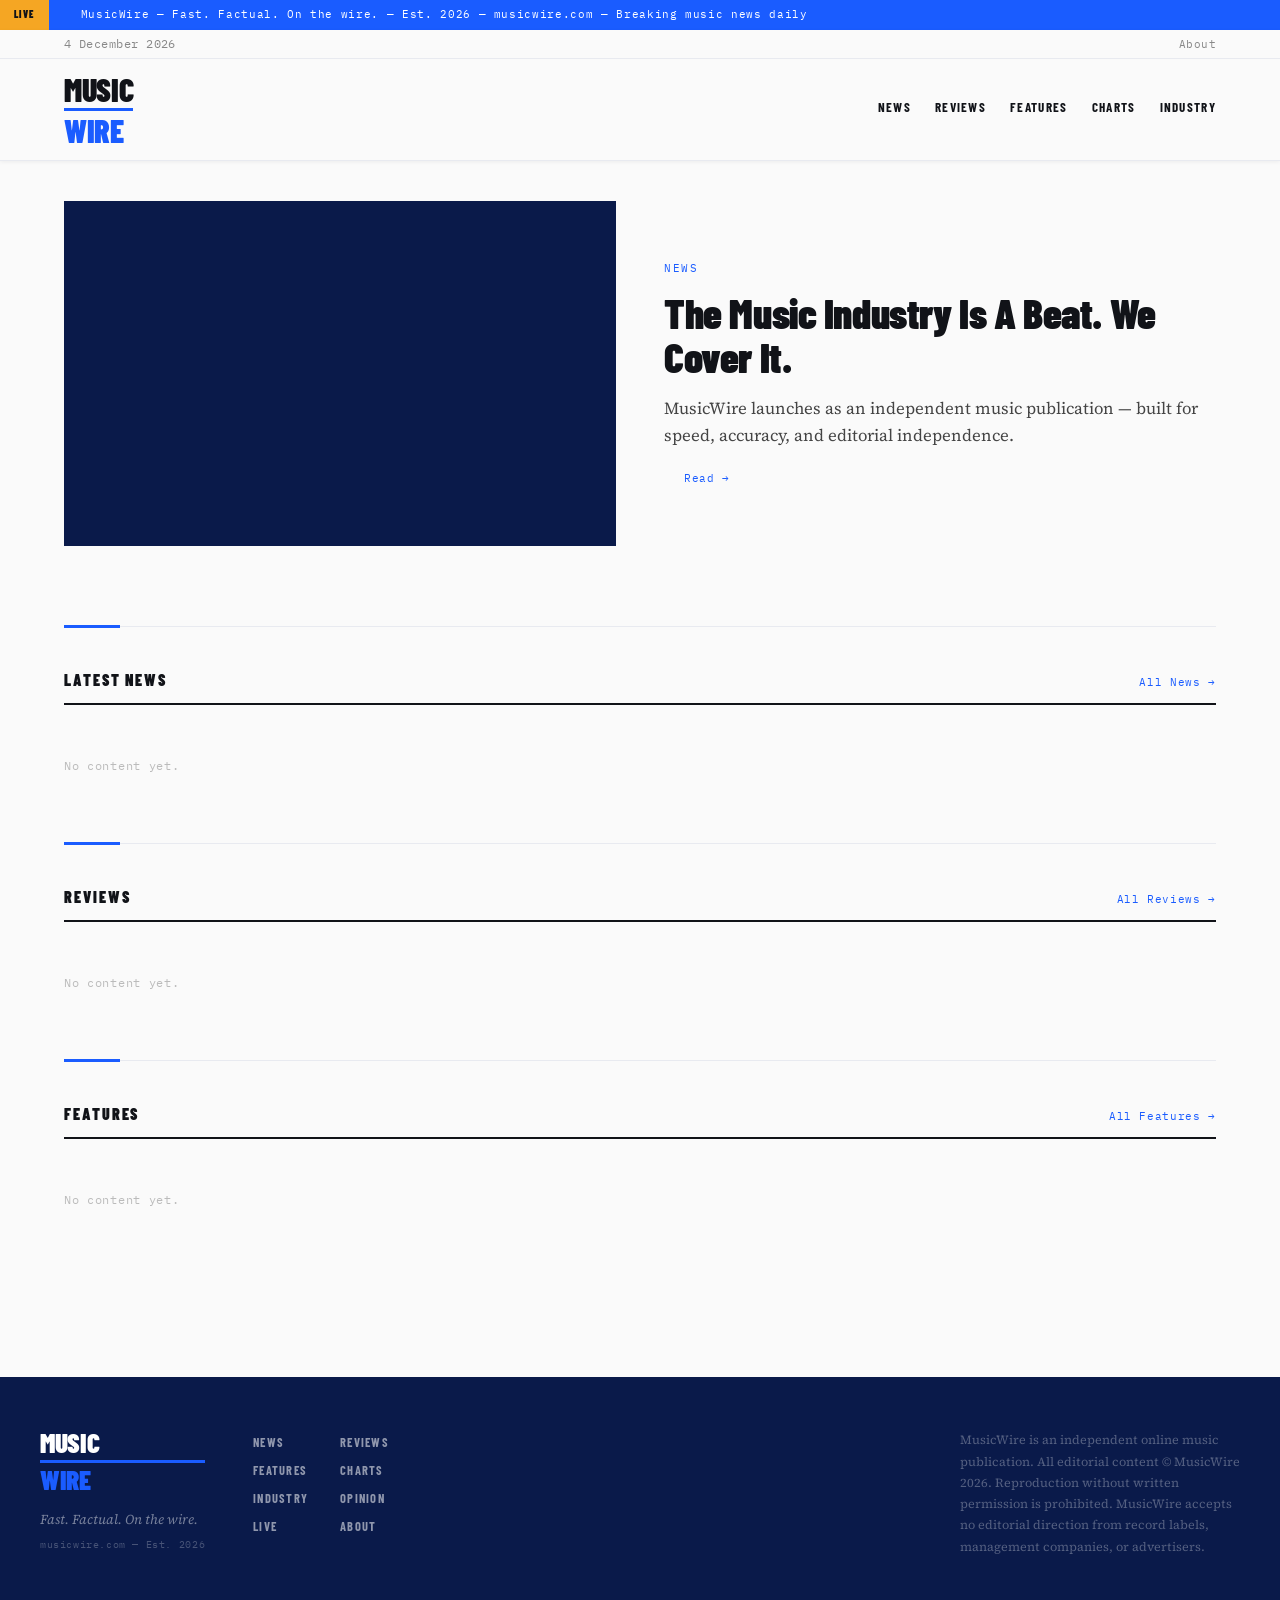
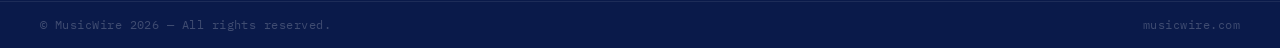
<file: site/index.html>
<!DOCTYPE html>
<html lang="en">
<head>
  <meta charset="UTF-8">
  <meta name="viewport" content="width=device-width, initial-scale=1.0">
  <title>MusicWire &mdash; Fast. Factual. On the wire.</title>
  <meta name="description" content="MusicWire is an independent online music publication. Breaking news, reviews, features, charts, and industry coverage. Fast. Factual. On the wire.">
  <meta property="og:type" content="website">
  <meta property="og:title" content="MusicWire &mdash; Fast. Factual. On the wire.">
  <meta property="og:description" content="The music industry is a beat. We cover it.">
  <meta name="theme-color" content="#1A5CFF">
  <link rel="preconnect" href="https://fonts.googleapis.com">
  <link rel="preconnect" href="https://fonts.gstatic.com" crossorigin>
  <link href="https://fonts.googleapis.com/css2?family=Barlow+Condensed:wght@700;900&family=Source+Serif+4:ital,wght@0,400;0,600;0,700;1,400;1,600&family=IBM+Plex+Mono:wght@400;500&display=swap" rel="stylesheet">
  <link rel="stylesheet" href="assets/css/style.css">
</head>
<body>

  <div class="breaking-ticker">
    <span class="ticker-label">LIVE</span>
    <div class="ticker-track">MusicWire &mdash; Fast. Factual. On the wire. &mdash; Est. 2026 &mdash; musicwire.com &mdash; Breaking music news daily</div>
  </div>

  <header class="site-header">
    <div class="header-top">
      <div class="container header-top-inner">
        <span class="mono" id="hdr-date"></span>
        <nav class="header-utility"><a href="sections/about.html">About</a></nav>
      </div>
    </div>
    <div class="header-main">
      <div class="container header-main-inner">
        <a href="index.html" class="site-wordmark" aria-label="MusicWire">
          <span class="wm-music">MUSIC</span>
          <span class="wm-rule"></span>
          <span class="wm-wire">WIRE</span>
        </a>
        <nav class="site-nav">
          <a href="sections/news.html">News</a>
          <a href="sections/reviews.html">Reviews</a>
          <a href="sections/features.html">Features</a>
          <a href="sections/charts.html">Charts</a>
          <a href="sections/industry.html">Industry</a>
        </nav>
      </div>
    </div>
  </header>

  <div class="breaking-banner" id="breaking-banner">
    <div class="container breaking-banner-inner">
      <span class="break-tag">BREAKING</span>
      <span class="break-text" id="break-text"></span>
    </div>
  </div>

  <main>
    <div class="container">

      <section class="lead-story">
        <div class="lead-image-wrap" id="lead-img-wrap"></div>
        <div class="lead-content">
          <span class="section-tag" id="lead-tag">NEWS</span>
          <h1 class="lead-headline" id="lead-headline">The Music Industry Is A Beat. We Cover It.</h1>
          <p class="lead-deck" id="lead-deck">MusicWire launches as an independent music publication &mdash; built for speed, accuracy, and editorial independence.</p>
          <div class="lead-meta">
            <span class="mono" id="lead-date"></span>
            <a href="sections/news.html" class="read-link">Read &rarr;</a>
          </div>
        </div>
      </section>

      <div class="wire-divider"></div>

      <section class="section-block">
        <div class="section-header-row">
          <h2 class="section-label">Latest News</h2>
          <a href="sections/news.html" class="section-all-link">All News &rarr;</a>
        </div>
        <div id="news-container"><div class="loading-mono">Loading&hellip;</div></div>
      </section>

      <div class="wire-divider"></div>

      <section class="section-block">
        <div class="section-header-row">
          <h2 class="section-label">Reviews</h2>
          <a href="sections/reviews.html" class="section-all-link">All Reviews &rarr;</a>
        </div>
        <div id="reviews-container" class="cards-grid"><div class="loading-mono" style="grid-column:span 3">Loading&hellip;</div></div>
      </section>

      <div class="wire-divider"></div>

      <section class="section-block">
        <div class="section-header-row">
          <h2 class="section-label">Features</h2>
          <a href="sections/features.html" class="section-all-link">All Features &rarr;</a>
        </div>
        <div id="features-container" class="cards-grid"><div class="loading-mono" style="grid-column:span 3">Loading&hellip;</div></div>
      </section>

    </div>
  </main>

  <footer class="site-footer">
    <div class="container footer-inner">
      <div class="footer-brand">
        <div class="footer-wm">
          <span class="wm-music">MUSIC</span>
          <span class="wm-rule"></span>
          <span class="wm-wire">WIRE</span>
        </div>
        <p class="footer-tag">Fast. Factual. On the wire.</p>
        <p class="mono ftr-domain">musicwire.com &mdash; Est. 2026</p>
      </div>
      <nav class="footer-nav">
        <a href="sections/news.html">News</a>
        <a href="sections/reviews.html">Reviews</a>
        <a href="sections/features.html">Features</a>
        <a href="sections/charts.html">Charts</a>
        <a href="sections/industry.html">Industry</a>
        <a href="sections/opinion.html">Opinion</a>
        <a href="sections/live.html">Live</a>
        <a href="sections/about.html">About</a>
      </nav>
      <p class="footer-stmt">MusicWire is an independent online music publication. All editorial content &copy; MusicWire 2026. Reproduction without written permission is prohibited. MusicWire accepts no editorial direction from record labels, management companies, or advertisers.</p>
    </div>
    <div class="footer-bottom">
      <div class="container ftr-btm">
        <span class="mono">&copy; MusicWire 2026 &mdash; All rights reserved.</span>
        <span class="mono">musicwire.com</span>
      </div>
    </div>
  </footer>

  <script src="assets/js/main.js"></script>
  <script>
    const d = new Date(), M = ['January','February','March','April','May','June','July','August','September','October','November','December'];
    const hdr = document.getElementById('hdr-date');
    if (hdr) hdr.textContent = d.getDate() + ' ' + M[d.getMonth()] + ' ' + d.getFullYear();
  </script>
</body>
</html>
</file>
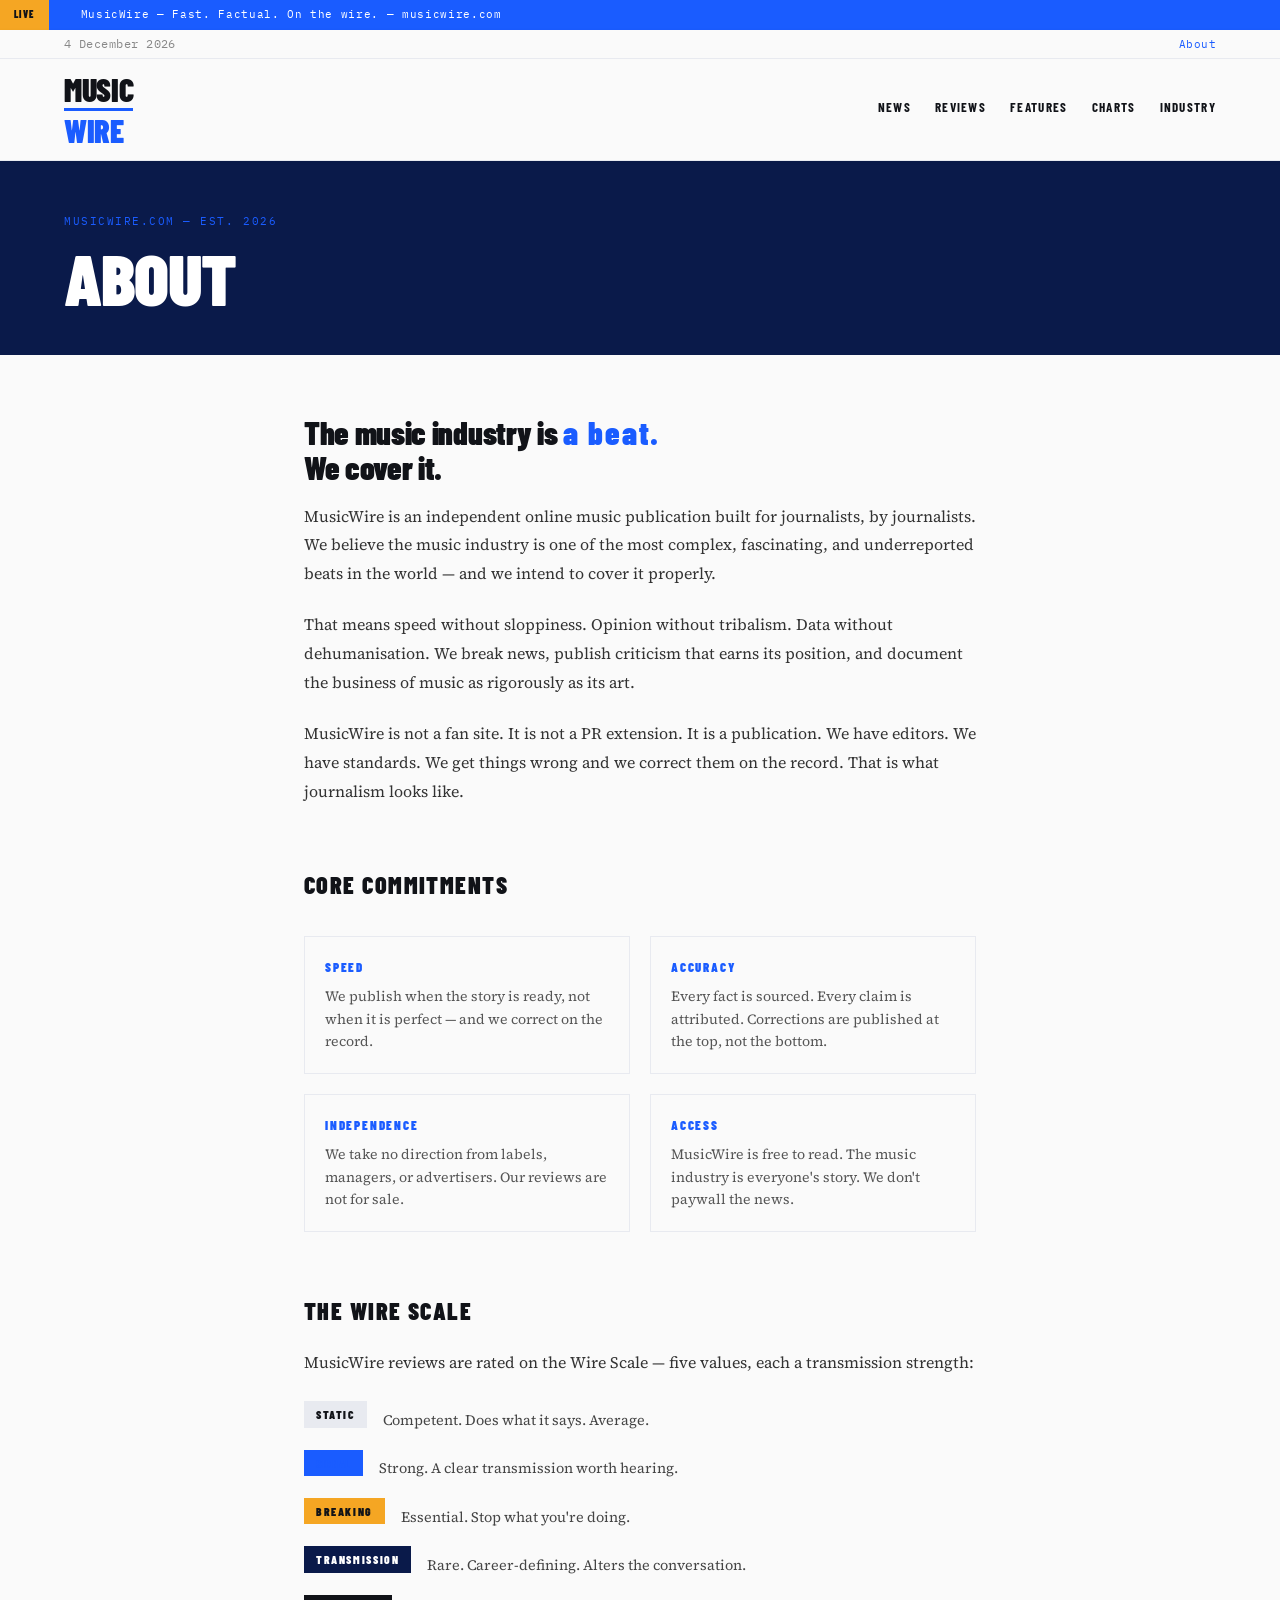
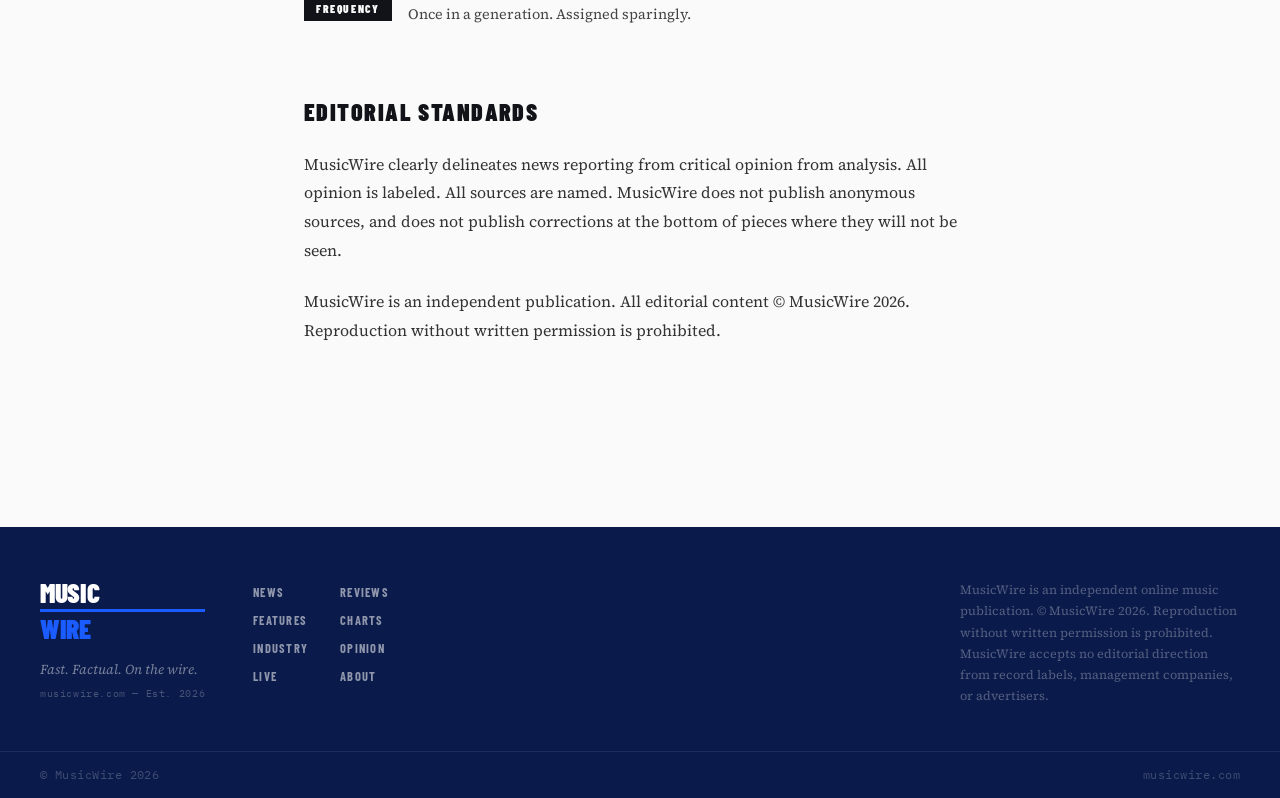
<file: site/sections/about.html>
<!DOCTYPE html>
<html lang="en">
<head>
  <meta charset="UTF-8">
  <meta name="viewport" content="width=device-width, initial-scale=1.0">
  <title>About &mdash; MusicWire</title>
  <meta name="description" content="MusicWire is an independent online music publication. Fast. Factual. On the wire.">
  <link rel="preconnect" href="https://fonts.googleapis.com">
  <link rel="preconnect" href="https://fonts.gstatic.com" crossorigin>
  <link href="https://fonts.googleapis.com/css2?family=Barlow+Condensed:wght@700;900&family=Source+Serif+4:ital,wght@0,400;0,600;0,700;1,400;1,600&family=IBM+Plex+Mono:wght@400;500&display=swap" rel="stylesheet">
  <link rel="stylesheet" href="../assets/css/style.css">
  <style>
    .about-body { max-width: 720px; margin: 60px auto; padding: 0 24px 80px; }
    .about-body h2 { font-family: var(--font-display); font-weight: 900; font-size: 1.5rem; letter-spacing: 0.06em; text-transform: uppercase; margin: 2.5em 0 0.75em; color: var(--wire); }
    .about-body p { font-size: 1rem; line-height: 1.8; margin-bottom: 1.4em; color: #333; }
    .about-body .signal { color: var(--signal); font-family: var(--font-display); font-weight: 900; letter-spacing: 0.06em; }
    .commitments { display: grid; grid-template-columns: repeat(2, 1fr); gap: 20px; margin: 2em 0; }
    .commitment { border: 1px solid var(--steel); padding: 20px; }
    .commitment-label { font-family: var(--font-display); font-weight: 900; font-size: 0.8rem; letter-spacing: 0.14em; color: var(--signal); margin-bottom: 8px; display: block; }
    .commitment p { font-size: 0.88rem; line-height: 1.6; margin: 0; color: #555; }
    @media (max-width: 600px) { .commitments { grid-template-columns: 1fr; } }
  </style>
</head>
<body>
  <div class="breaking-ticker">
    <span class="ticker-label">LIVE</span>
    <div class="ticker-track">MusicWire &mdash; Fast. Factual. On the wire. &mdash; musicwire.com</div>
  </div>
  <header class="site-header">
    <div class="header-top"><div class="container header-top-inner">
      <span class="mono" id="hdr-date"></span>
      <nav class="header-utility"><a href="about.html" style="color:var(--signal)">About</a></nav>
    </div></div>
    <div class="header-main"><div class="container header-main-inner">
      <a href="../index.html" class="site-wordmark" aria-label="MusicWire">
        <span class="wm-music">MUSIC</span><span class="wm-rule"></span><span class="wm-wire">WIRE</span>
      </a>
      <nav class="site-nav">
        <a href="news.html">News</a>
        <a href="reviews.html">Reviews</a>
        <a href="features.html">Features</a>
        <a href="charts.html">Charts</a>
        <a href="industry.html">Industry</a>
      </nav>
    </div></div>
  </header>
  <div class="section-page-header">
    <div class="container">
      <span class="section-page-label">musicwire.com &mdash; Est. 2026</span>
      <h1 class="section-page-title">ABOUT</h1>
    </div>
  </div>
  <div class="about-body">
    <p style="font-family:var(--font-display);font-weight:900;font-size:2rem;line-height:1.1;letter-spacing:-0.01em;color:var(--wire);margin-bottom:0.5em">The music industry is <span class="signal">a beat.</span><br>We cover it.</p>
    <p>MusicWire is an independent online music publication built for journalists, by journalists. We believe the music industry is one of the most complex, fascinating, and underreported beats in the world &mdash; and we intend to cover it properly.</p>
    <p>That means speed without sloppiness. Opinion without tribalism. Data without dehumanisation. We break news, publish criticism that earns its position, and document the business of music as rigorously as its art.</p>
    <p>MusicWire is not a fan site. It is not a PR extension. It is a publication. We have editors. We have standards. We get things wrong and we correct them on the record. That is what journalism looks like.</p>

    <h2>Core Commitments</h2>
    <div class="commitments">
      <div class="commitment">
        <span class="commitment-label">SPEED</span>
        <p>We publish when the story is ready, not when it is perfect &mdash; and we correct on the record.</p>
      </div>
      <div class="commitment">
        <span class="commitment-label">ACCURACY</span>
        <p>Every fact is sourced. Every claim is attributed. Corrections are published at the top, not the bottom.</p>
      </div>
      <div class="commitment">
        <span class="commitment-label">INDEPENDENCE</span>
        <p>We take no direction from labels, managers, or advertisers. Our reviews are not for sale.</p>
      </div>
      <div class="commitment">
        <span class="commitment-label">ACCESS</span>
        <p>MusicWire is free to read. The music industry is everyone's story. We don't paywall the news.</p>
      </div>
    </div>

    <h2>The Wire Scale</h2>
    <p>MusicWire reviews are rated on the Wire Scale &mdash; five values, each a transmission strength:</p>
    <div style="display:flex;flex-direction:column;gap:10px;margin:1.5em 0">
      <div style="display:flex;align-items:center;gap:16px"><div class="wire-rating static">STATIC</div><span style="font-size:0.9rem;color:#444">Competent. Does what it says. Average.</span></div>
      <div style="display:flex;align-items:center;gap:16px"><div class="wire-rating signal">SIGNAL</div><span style="font-size:0.9rem;color:#444">Strong. A clear transmission worth hearing.</span></div>
      <div style="display:flex;align-items:center;gap:16px"><div class="wire-rating breaking">BREAKING</div><span style="font-size:0.9rem;color:#444">Essential. Stop what you're doing.</span></div>
      <div style="display:flex;align-items:center;gap:16px"><div class="wire-rating transmission">TRANSMISSION</div><span style="font-size:0.9rem;color:#444">Rare. Career-defining. Alters the conversation.</span></div>
      <div style="display:flex;align-items:center;gap:16px"><div class="wire-rating frequency">FREQUENCY</div><span style="font-size:0.9rem;color:#444">Once in a generation. Assigned sparingly.</span></div>
    </div>

    <h2>Editorial Standards</h2>
    <p>MusicWire clearly delineates news reporting from critical opinion from analysis. All opinion is labeled. All sources are named. MusicWire does not publish anonymous sources, and does not publish corrections at the bottom of pieces where they will not be seen.</p>
    <p>MusicWire is an independent publication. All editorial content &copy; MusicWire 2026. Reproduction without written permission is prohibited.</p>
  </div>
  <footer class="site-footer">
    <div class="container footer-inner">
      <div class="footer-brand">
        <div class="footer-wm"><span class="wm-music">MUSIC</span><span class="wm-rule"></span><span class="wm-wire">WIRE</span></div>
        <p class="footer-tag">Fast. Factual. On the wire.</p>
        <p class="mono ftr-domain">musicwire.com &mdash; Est. 2026</p>
      </div>
      <nav class="footer-nav">
        <a href="news.html">News</a><a href="reviews.html">Reviews</a>
        <a href="features.html">Features</a><a href="charts.html">Charts</a>
        <a href="industry.html">Industry</a><a href="opinion.html">Opinion</a>
        <a href="live.html">Live</a><a href="about.html">About</a>
      </nav>
      <p class="footer-stmt">MusicWire is an independent online music publication. &copy; MusicWire 2026. Reproduction without written permission is prohibited. MusicWire accepts no editorial direction from record labels, management companies, or advertisers.</p>
    </div>
    <div class="footer-bottom"><div class="container ftr-btm">
      <span class="mono">&copy; MusicWire 2026</span><span class="mono">musicwire.com</span>
    </div></div>
  </footer>
  <script>
    const d=new Date(),M=['January','February','March','April','May','June','July','August','September','October','November','December'];
    const el=document.getElementById('hdr-date');if(el)el.textContent=d.getDate()+' '+M[d.getMonth()]+' '+d.getFullYear();
  </script>
</body>
</html>
</file>
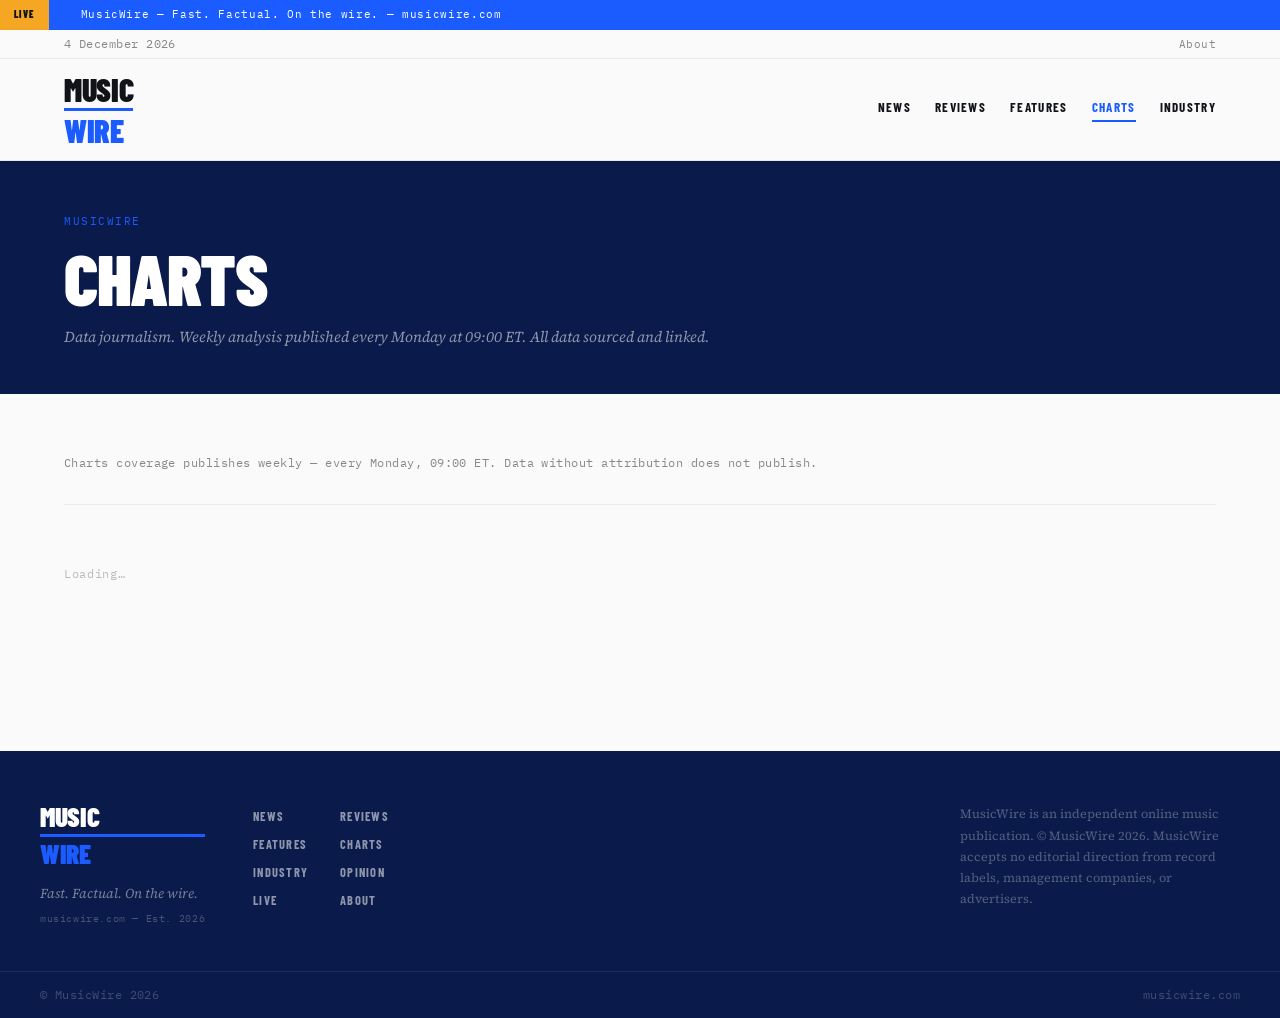
<file: site/sections/charts.html>
<!DOCTYPE html>
<html lang="en">
<head>
  <meta charset="UTF-8">
  <meta name="viewport" content="width=device-width, initial-scale=1.0">
  <title>Charts &mdash; MusicWire</title>
  <meta name="description" content="Data journalism. Weekly chart analysis with context. All data sourced and linked.">
  <link rel="preconnect" href="https://fonts.googleapis.com">
  <link rel="preconnect" href="https://fonts.gstatic.com" crossorigin>
  <link href="https://fonts.googleapis.com/css2?family=Barlow+Condensed:wght@700;900&family=Source+Serif+4:ital,wght@0,400;0,600;0,700;1,400;1,600&family=IBM+Plex+Mono:wght@400;500&display=swap" rel="stylesheet">
  <link rel="stylesheet" href="../assets/css/style.css">
  <style>
    .charts-note {
      font-family: var(--font-mono);
      font-size: 0.72rem;
      color: #888;
      letter-spacing: 0.04em;
      padding: 20px 0 32px;
      border-bottom: 1px solid var(--steel);
      margin-bottom: 32px;
    }
  </style>
</head>
<body>
  <div class="breaking-ticker">
    <span class="ticker-label">LIVE</span>
    <div class="ticker-track">MusicWire &mdash; Fast. Factual. On the wire. &mdash; musicwire.com</div>
  </div>
  <header class="site-header">
    <div class="header-top"><div class="container header-top-inner">
      <span class="mono" id="hdr-date"></span>
      <nav class="header-utility"><a href="about.html">About</a></nav>
    </div></div>
    <div class="header-main"><div class="container header-main-inner">
      <a href="../index.html" class="site-wordmark" aria-label="MusicWire">
        <span class="wm-music">MUSIC</span><span class="wm-rule"></span><span class="wm-wire">WIRE</span>
      </a>
      <nav class="site-nav">
        <a href="news.html">News</a>
        <a href="reviews.html">Reviews</a>
        <a href="features.html">Features</a>
        <a href="charts.html" style="color:var(--signal);border-color:var(--signal)">Charts</a>
        <a href="industry.html">Industry</a>
      </nav>
    </div></div>
  </header>
  <div class="section-page-header">
    <div class="container">
      <span class="section-page-label">MusicWire</span>
      <h1 class="section-page-title">CHARTS</h1>
      <p class="section-page-sub">Data journalism. Weekly analysis published every Monday at 09:00 ET. All data sourced and linked.</p>
    </div>
  </div>
  <main>
    <div class="container">
      <p class="charts-note">Charts coverage publishes weekly &mdash; every Monday, 09:00 ET. Data without attribution does not publish.</p>
      <div id="section-container" class="cards-grid"><div class="loading-mono" style="grid-column:span 3">Loading&hellip;</div></div>
    </div>
  </main>
  <footer class="site-footer">
    <div class="container footer-inner">
      <div class="footer-brand">
        <div class="footer-wm"><span class="wm-music">MUSIC</span><span class="wm-rule"></span><span class="wm-wire">WIRE</span></div>
        <p class="footer-tag">Fast. Factual. On the wire.</p>
        <p class="mono ftr-domain">musicwire.com &mdash; Est. 2026</p>
      </div>
      <nav class="footer-nav">
        <a href="news.html">News</a><a href="reviews.html">Reviews</a>
        <a href="features.html">Features</a><a href="charts.html">Charts</a>
        <a href="industry.html">Industry</a><a href="opinion.html">Opinion</a>
        <a href="live.html">Live</a><a href="about.html">About</a>
      </nav>
      <p class="footer-stmt">MusicWire is an independent online music publication. &copy; MusicWire 2026. MusicWire accepts no editorial direction from record labels, management companies, or advertisers.</p>
    </div>
    <div class="footer-bottom"><div class="container ftr-btm">
      <span class="mono">&copy; MusicWire 2026</span><span class="mono">musicwire.com</span>
    </div></div>
  </footer>
  <script src="../assets/js/main.js"></script>
  <script>
    document.addEventListener('DOMContentLoaded', () => {
      const d = new Date(), M = ['January','February','March','April','May','June','July','August','September','October','November','December'];
      const el = document.getElementById('hdr-date'); if (el) el.textContent = d.getDate()+' '+M[d.getMonth()]+' '+d.getFullYear();
    });
  </script>
</body>
</html>
</file>
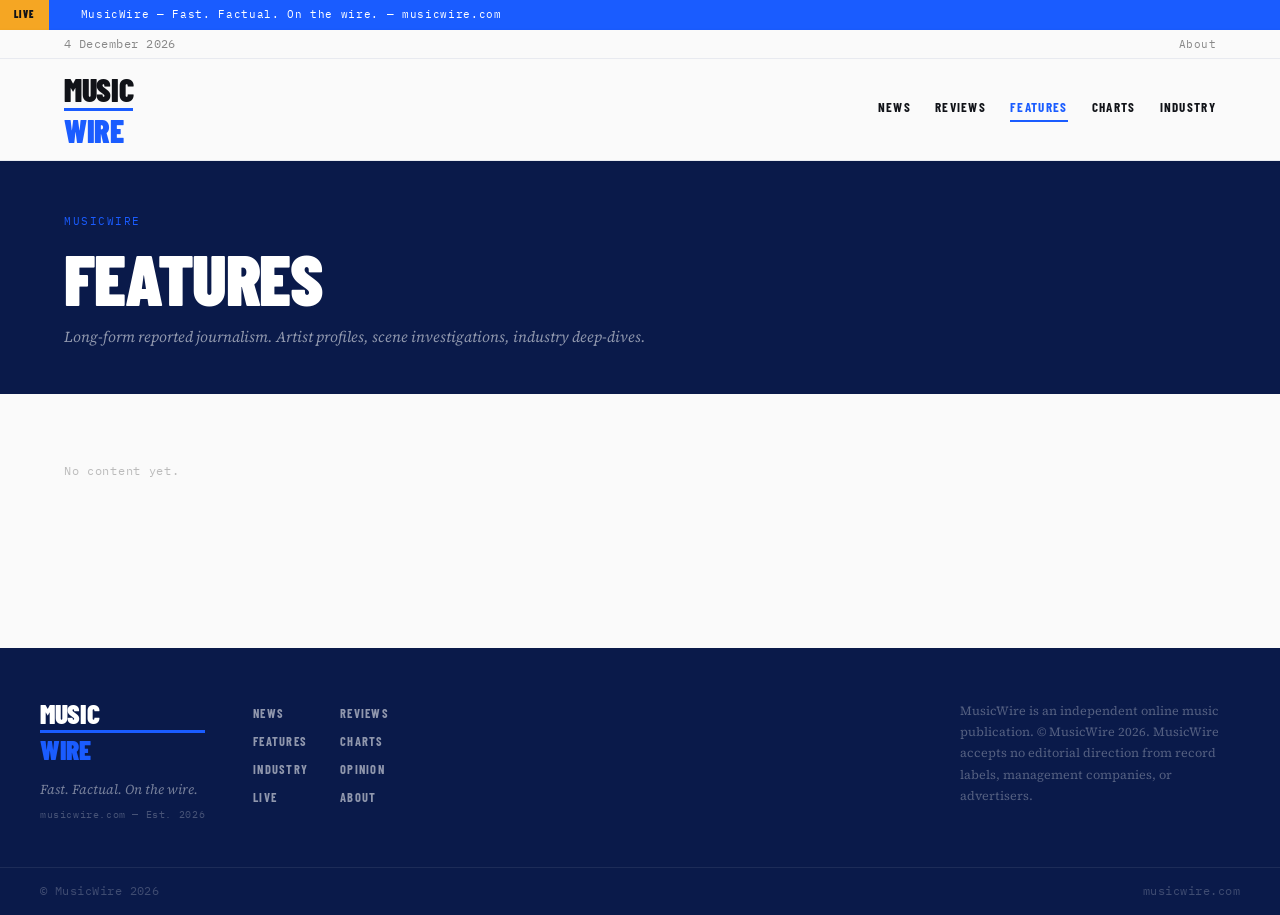
<file: site/sections/features.html>
<!DOCTYPE html>
<html lang="en">
<head>
  <meta charset="UTF-8">
  <meta name="viewport" content="width=device-width, initial-scale=1.0">
  <title>Features &mdash; MusicWire</title>
  <meta name="description" content="Long-form reported journalism. Artist profiles, scene investigations, industry deep-dives.">
  <link rel="preconnect" href="https://fonts.googleapis.com">
  <link rel="preconnect" href="https://fonts.gstatic.com" crossorigin>
  <link href="https://fonts.googleapis.com/css2?family=Barlow+Condensed:wght@700;900&family=Source+Serif+4:ital,wght@0,400;0,600;0,700;1,400;1,600&family=IBM+Plex+Mono:wght@400;500&display=swap" rel="stylesheet">
  <link rel="stylesheet" href="../assets/css/style.css">
</head>
<body>
  <div class="breaking-ticker">
    <span class="ticker-label">LIVE</span>
    <div class="ticker-track">MusicWire &mdash; Fast. Factual. On the wire. &mdash; musicwire.com</div>
  </div>
  <header class="site-header">
    <div class="header-top"><div class="container header-top-inner">
      <span class="mono" id="hdr-date"></span>
      <nav class="header-utility"><a href="about.html">About</a></nav>
    </div></div>
    <div class="header-main"><div class="container header-main-inner">
      <a href="../index.html" class="site-wordmark" aria-label="MusicWire">
        <span class="wm-music">MUSIC</span><span class="wm-rule"></span><span class="wm-wire">WIRE</span>
      </a>
      <nav class="site-nav">
        <a href="news.html">News</a>
        <a href="reviews.html">Reviews</a>
        <a href="features.html" style="color:var(--signal);border-color:var(--signal)">Features</a>
        <a href="charts.html">Charts</a>
        <a href="industry.html">Industry</a>
      </nav>
    </div></div>
  </header>
  <div class="section-page-header">
    <div class="container">
      <span class="section-page-label">MusicWire</span>
      <h1 class="section-page-title">FEATURES</h1>
      <p class="section-page-sub">Long-form reported journalism. Artist profiles, scene investigations, industry deep-dives.</p>
    </div>
  </div>
  <main>
    <div class="container">
      <div id="section-container" class="cards-grid"><div class="loading-mono" style="grid-column:span 3">Loading&hellip;</div></div>
    </div>
  </main>
  <footer class="site-footer">
    <div class="container footer-inner">
      <div class="footer-brand">
        <div class="footer-wm"><span class="wm-music">MUSIC</span><span class="wm-rule"></span><span class="wm-wire">WIRE</span></div>
        <p class="footer-tag">Fast. Factual. On the wire.</p>
        <p class="mono ftr-domain">musicwire.com &mdash; Est. 2026</p>
      </div>
      <nav class="footer-nav">
        <a href="news.html">News</a><a href="reviews.html">Reviews</a>
        <a href="features.html">Features</a><a href="charts.html">Charts</a>
        <a href="industry.html">Industry</a><a href="opinion.html">Opinion</a>
        <a href="live.html">Live</a><a href="about.html">About</a>
      </nav>
      <p class="footer-stmt">MusicWire is an independent online music publication. &copy; MusicWire 2026. MusicWire accepts no editorial direction from record labels, management companies, or advertisers.</p>
    </div>
    <div class="footer-bottom"><div class="container ftr-btm">
      <span class="mono">&copy; MusicWire 2026</span><span class="mono">musicwire.com</span>
    </div></div>
  </footer>
  <script src="../assets/js/main.js"></script>
</body>
</html>
</file>
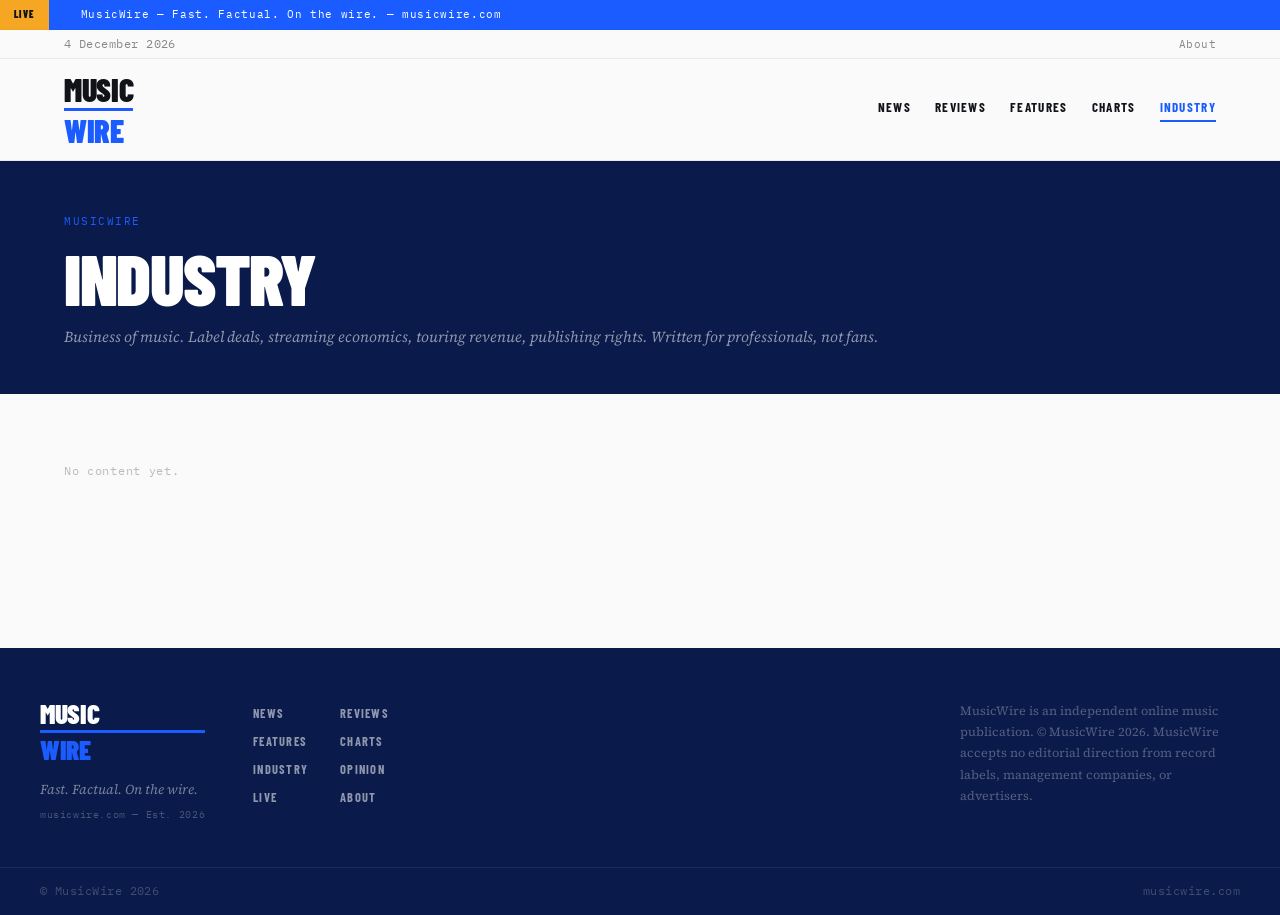
<file: site/sections/industry.html>
<!DOCTYPE html>
<html lang="en">
<head>
  <meta charset="UTF-8">
  <meta name="viewport" content="width=device-width, initial-scale=1.0">
  <title>Industry &mdash; MusicWire</title>
  <meta name="description" content="Business of music. Label deals, streaming economics, touring revenue, publishing rights.">
  <link rel="preconnect" href="https://fonts.googleapis.com">
  <link rel="preconnect" href="https://fonts.gstatic.com" crossorigin>
  <link href="https://fonts.googleapis.com/css2?family=Barlow+Condensed:wght@700;900&family=Source+Serif+4:ital,wght@0,400;0,600;0,700;1,400;1,600&family=IBM+Plex+Mono:wght@400;500&display=swap" rel="stylesheet">
  <link rel="stylesheet" href="../assets/css/style.css">
</head>
<body>
  <div class="breaking-ticker">
    <span class="ticker-label">LIVE</span>
    <div class="ticker-track">MusicWire &mdash; Fast. Factual. On the wire. &mdash; musicwire.com</div>
  </div>
  <header class="site-header">
    <div class="header-top"><div class="container header-top-inner">
      <span class="mono" id="hdr-date"></span>
      <nav class="header-utility"><a href="about.html">About</a></nav>
    </div></div>
    <div class="header-main"><div class="container header-main-inner">
      <a href="../index.html" class="site-wordmark" aria-label="MusicWire">
        <span class="wm-music">MUSIC</span><span class="wm-rule"></span><span class="wm-wire">WIRE</span>
      </a>
      <nav class="site-nav">
        <a href="news.html">News</a>
        <a href="reviews.html">Reviews</a>
        <a href="features.html">Features</a>
        <a href="charts.html">Charts</a>
        <a href="industry.html" style="color:var(--signal);border-color:var(--signal)">Industry</a>
      </nav>
    </div></div>
  </header>
  <div class="section-page-header">
    <div class="container">
      <span class="section-page-label">MusicWire</span>
      <h1 class="section-page-title">INDUSTRY</h1>
      <p class="section-page-sub">Business of music. Label deals, streaming economics, touring revenue, publishing rights. Written for professionals, not fans.</p>
    </div>
  </div>
  <main>
    <div class="container">
      <div id="section-container" class="cards-grid"><div class="loading-mono" style="grid-column:span 3">Loading&hellip;</div></div>
    </div>
  </main>
  <footer class="site-footer">
    <div class="container footer-inner">
      <div class="footer-brand">
        <div class="footer-wm"><span class="wm-music">MUSIC</span><span class="wm-rule"></span><span class="wm-wire">WIRE</span></div>
        <p class="footer-tag">Fast. Factual. On the wire.</p>
        <p class="mono ftr-domain">musicwire.com &mdash; Est. 2026</p>
      </div>
      <nav class="footer-nav">
        <a href="news.html">News</a><a href="reviews.html">Reviews</a>
        <a href="features.html">Features</a><a href="charts.html">Charts</a>
        <a href="industry.html">Industry</a><a href="opinion.html">Opinion</a>
        <a href="live.html">Live</a><a href="about.html">About</a>
      </nav>
      <p class="footer-stmt">MusicWire is an independent online music publication. &copy; MusicWire 2026. MusicWire accepts no editorial direction from record labels, management companies, or advertisers.</p>
    </div>
    <div class="footer-bottom"><div class="container ftr-btm">
      <span class="mono">&copy; MusicWire 2026</span><span class="mono">musicwire.com</span>
    </div></div>
  </footer>
  <script src="../assets/js/main.js"></script>
</body>
</html>
</file>
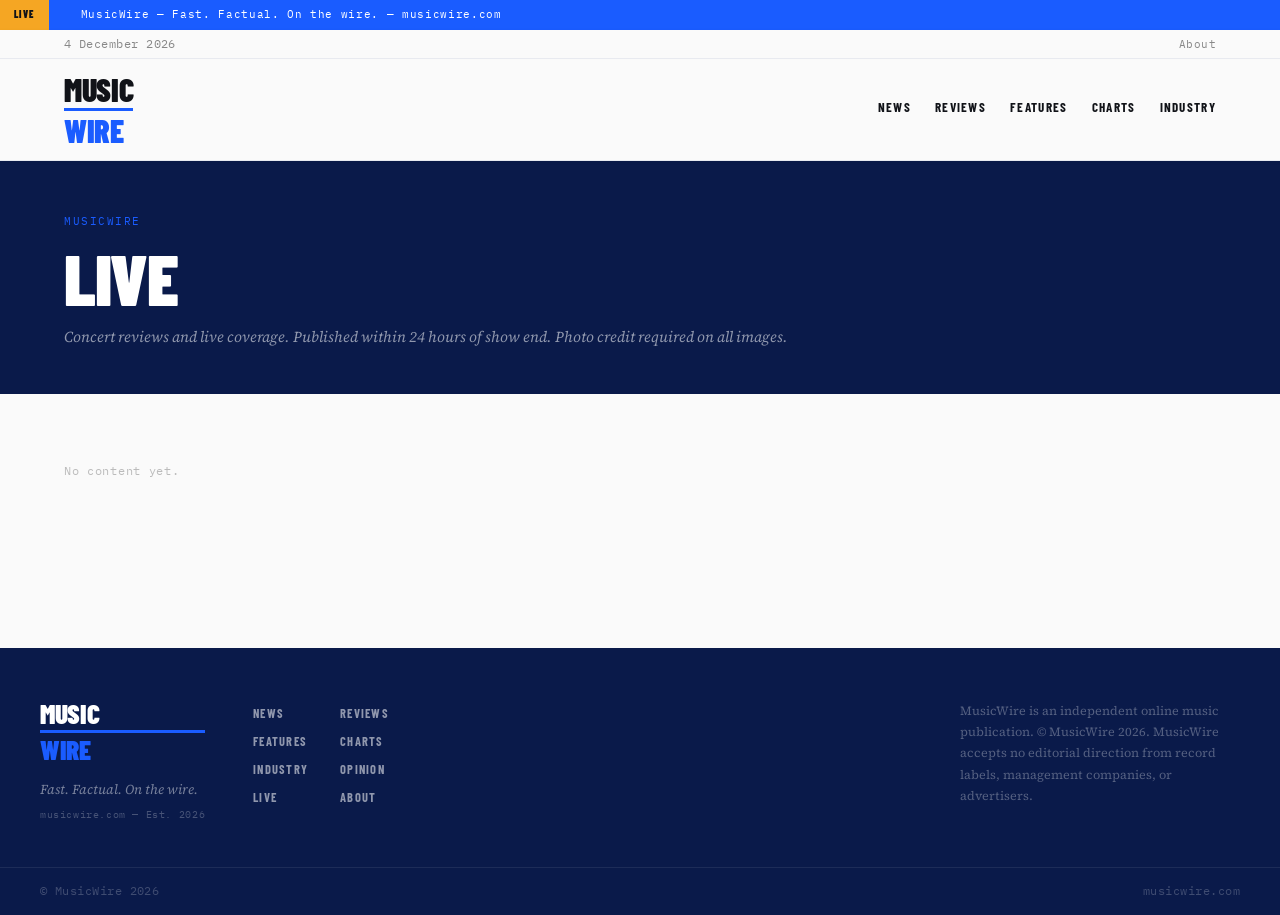
<file: site/sections/live.html>
<!DOCTYPE html>
<html lang="en">
<head>
  <meta charset="UTF-8">
  <meta name="viewport" content="width=device-width, initial-scale=1.0">
  <title>Live &mdash; MusicWire</title>
  <meta name="description" content="Concert reviews and live coverage. Published within 24 hours of show end.">
  <link rel="preconnect" href="https://fonts.googleapis.com">
  <link rel="preconnect" href="https://fonts.gstatic.com" crossorigin>
  <link href="https://fonts.googleapis.com/css2?family=Barlow+Condensed:wght@700;900&family=Source+Serif+4:ital,wght@0,400;0,600;0,700;1,400;1,600&family=IBM+Plex+Mono:wght@400;500&display=swap" rel="stylesheet">
  <link rel="stylesheet" href="../assets/css/style.css">
</head>
<body>
  <div class="breaking-ticker">
    <span class="ticker-label">LIVE</span>
    <div class="ticker-track">MusicWire &mdash; Fast. Factual. On the wire. &mdash; musicwire.com</div>
  </div>
  <header class="site-header">
    <div class="header-top"><div class="container header-top-inner">
      <span class="mono" id="hdr-date"></span>
      <nav class="header-utility"><a href="about.html">About</a></nav>
    </div></div>
    <div class="header-main"><div class="container header-main-inner">
      <a href="../index.html" class="site-wordmark" aria-label="MusicWire">
        <span class="wm-music">MUSIC</span><span class="wm-rule"></span><span class="wm-wire">WIRE</span>
      </a>
      <nav class="site-nav">
        <a href="news.html">News</a>
        <a href="reviews.html">Reviews</a>
        <a href="features.html">Features</a>
        <a href="charts.html">Charts</a>
        <a href="industry.html">Industry</a>
      </nav>
    </div></div>
  </header>
  <div class="section-page-header">
    <div class="container">
      <span class="section-page-label">MusicWire</span>
      <h1 class="section-page-title">LIVE</h1>
      <p class="section-page-sub">Concert reviews and live coverage. Published within 24 hours of show end. Photo credit required on all images.</p>
    </div>
  </div>
  <main>
    <div class="container">
      <div id="section-container" class="cards-grid"><div class="loading-mono" style="grid-column:span 3">Loading&hellip;</div></div>
    </div>
  </main>
  <footer class="site-footer">
    <div class="container footer-inner">
      <div class="footer-brand">
        <div class="footer-wm"><span class="wm-music">MUSIC</span><span class="wm-rule"></span><span class="wm-wire">WIRE</span></div>
        <p class="footer-tag">Fast. Factual. On the wire.</p>
        <p class="mono ftr-domain">musicwire.com &mdash; Est. 2026</p>
      </div>
      <nav class="footer-nav">
        <a href="news.html">News</a><a href="reviews.html">Reviews</a>
        <a href="features.html">Features</a><a href="charts.html">Charts</a>
        <a href="industry.html">Industry</a><a href="opinion.html">Opinion</a>
        <a href="live.html">Live</a><a href="about.html">About</a>
      </nav>
      <p class="footer-stmt">MusicWire is an independent online music publication. &copy; MusicWire 2026. MusicWire accepts no editorial direction from record labels, management companies, or advertisers.</p>
    </div>
    <div class="footer-bottom"><div class="container ftr-btm">
      <span class="mono">&copy; MusicWire 2026</span><span class="mono">musicwire.com</span>
    </div></div>
  </footer>
  <script src="../assets/js/main.js"></script>
</body>
</html>
</file>
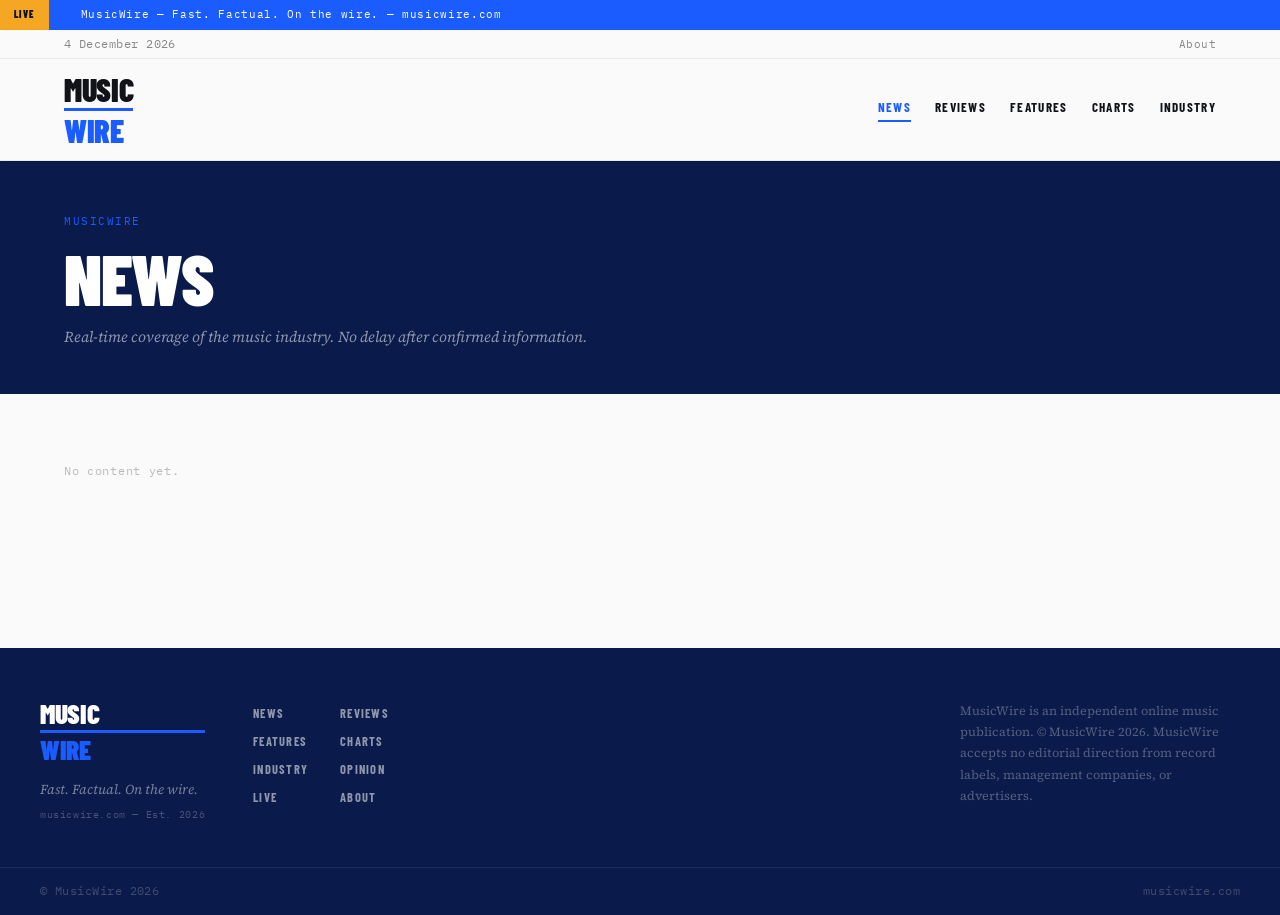
<file: site/sections/news.html>
<!DOCTYPE html>
<html lang="en">
<head>
  <meta charset="UTF-8">
  <meta name="viewport" content="width=device-width, initial-scale=1.0">
  <title>News &mdash; MusicWire</title>
  <meta name="description" content="Breaking music news. Real-time coverage of the music industry.">
  <link rel="preconnect" href="https://fonts.googleapis.com">
  <link rel="preconnect" href="https://fonts.gstatic.com" crossorigin>
  <link href="https://fonts.googleapis.com/css2?family=Barlow+Condensed:wght@700;900&family=Source+Serif+4:ital,wght@0,400;0,600;0,700;1,400;1,600&family=IBM+Plex+Mono:wght@400;500&display=swap" rel="stylesheet">
  <link rel="stylesheet" href="../assets/css/style.css">
</head>
<body>
  <div class="breaking-ticker">
    <span class="ticker-label">LIVE</span>
    <div class="ticker-track">MusicWire &mdash; Fast. Factual. On the wire. &mdash; musicwire.com</div>
  </div>
  <header class="site-header">
    <div class="header-top"><div class="container header-top-inner">
      <span class="mono" id="hdr-date"></span>
      <nav class="header-utility"><a href="about.html">About</a></nav>
    </div></div>
    <div class="header-main"><div class="container header-main-inner">
      <a href="../index.html" class="site-wordmark" aria-label="MusicWire">
        <span class="wm-music">MUSIC</span><span class="wm-rule"></span><span class="wm-wire">WIRE</span>
      </a>
      <nav class="site-nav">
        <a href="news.html" style="color:var(--signal);border-color:var(--signal)">News</a>
        <a href="reviews.html">Reviews</a>
        <a href="features.html">Features</a>
        <a href="charts.html">Charts</a>
        <a href="industry.html">Industry</a>
      </nav>
    </div></div>
  </header>
  <div class="section-page-header">
    <div class="container">
      <span class="section-page-label">MusicWire</span>
      <h1 class="section-page-title">NEWS</h1>
      <p class="section-page-sub">Real-time coverage of the music industry. No delay after confirmed information.</p>
    </div>
  </div>
  <main>
    <div class="container">
      <div id="section-container"><div class="loading-mono">Loading&hellip;</div></div>
    </div>
  </main>
  <footer class="site-footer">
    <div class="container footer-inner">
      <div class="footer-brand">
        <div class="footer-wm"><span class="wm-music">MUSIC</span><span class="wm-rule"></span><span class="wm-wire">WIRE</span></div>
        <p class="footer-tag">Fast. Factual. On the wire.</p>
        <p class="mono ftr-domain">musicwire.com &mdash; Est. 2026</p>
      </div>
      <nav class="footer-nav">
        <a href="news.html">News</a><a href="reviews.html">Reviews</a>
        <a href="features.html">Features</a><a href="charts.html">Charts</a>
        <a href="industry.html">Industry</a><a href="opinion.html">Opinion</a>
        <a href="live.html">Live</a><a href="about.html">About</a>
      </nav>
      <p class="footer-stmt">MusicWire is an independent online music publication. &copy; MusicWire 2026. MusicWire accepts no editorial direction from record labels, management companies, or advertisers.</p>
    </div>
    <div class="footer-bottom"><div class="container ftr-btm">
      <span class="mono">&copy; MusicWire 2026</span><span class="mono">musicwire.com</span>
    </div></div>
  </footer>
  <script src="../assets/js/main.js"></script>
</body>
</html>
</file>
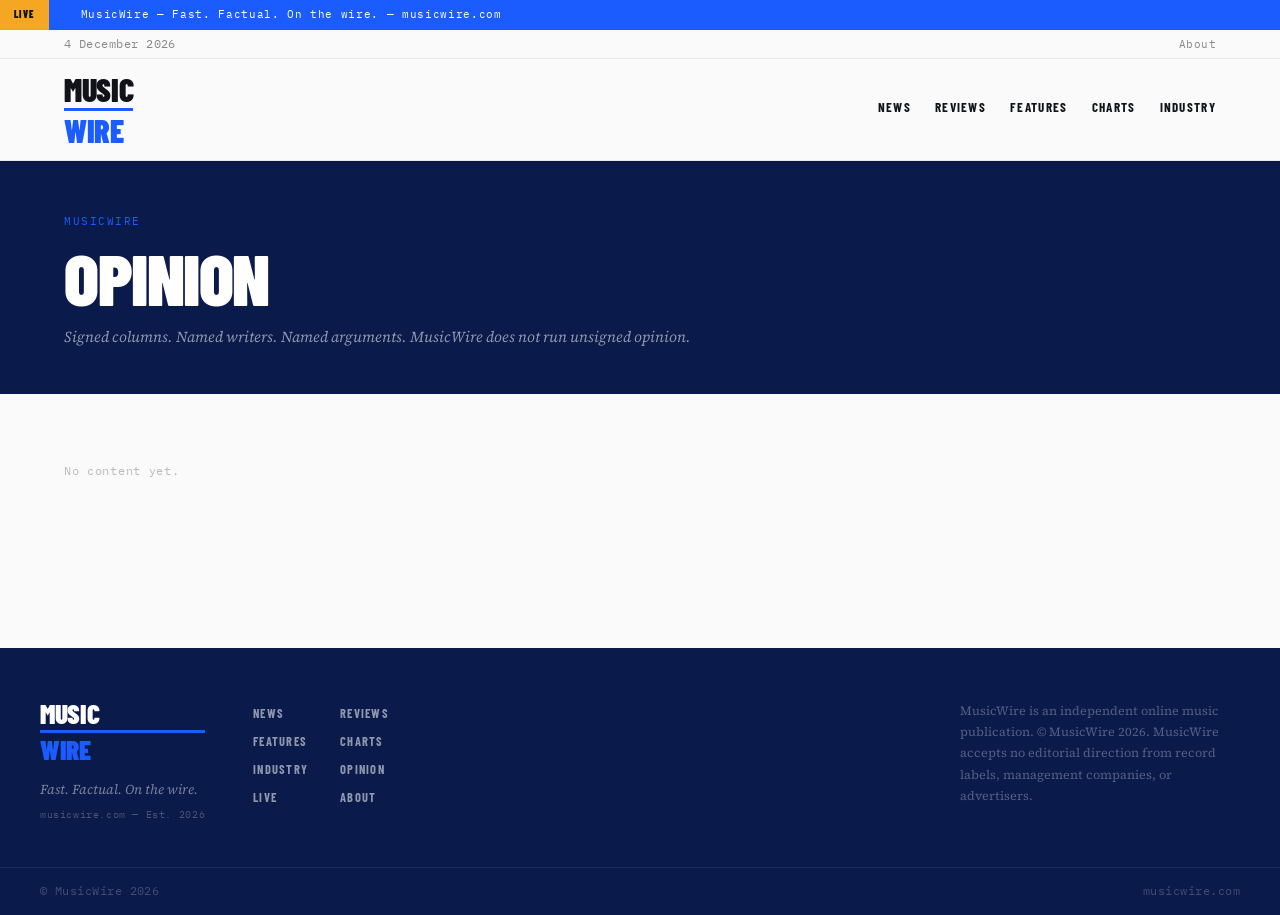
<file: site/sections/opinion.html>
<!DOCTYPE html>
<html lang="en">
<head>
  <meta charset="UTF-8">
  <meta name="viewport" content="width=device-width, initial-scale=1.0">
  <title>Opinion &mdash; MusicWire</title>
  <meta name="description" content="Signed columns. Named writers. Named arguments. Opinion clearly labeled as opinion.">
  <link rel="preconnect" href="https://fonts.googleapis.com">
  <link rel="preconnect" href="https://fonts.gstatic.com" crossorigin>
  <link href="https://fonts.googleapis.com/css2?family=Barlow+Condensed:wght@700;900&family=Source+Serif+4:ital,wght@0,400;0,600;0,700;1,400;1,600&family=IBM+Plex+Mono:wght@400;500&display=swap" rel="stylesheet">
  <link rel="stylesheet" href="../assets/css/style.css">
</head>
<body>
  <div class="breaking-ticker">
    <span class="ticker-label">LIVE</span>
    <div class="ticker-track">MusicWire &mdash; Fast. Factual. On the wire. &mdash; musicwire.com</div>
  </div>
  <header class="site-header">
    <div class="header-top"><div class="container header-top-inner">
      <span class="mono" id="hdr-date"></span>
      <nav class="header-utility"><a href="about.html">About</a></nav>
    </div></div>
    <div class="header-main"><div class="container header-main-inner">
      <a href="../index.html" class="site-wordmark" aria-label="MusicWire">
        <span class="wm-music">MUSIC</span><span class="wm-rule"></span><span class="wm-wire">WIRE</span>
      </a>
      <nav class="site-nav">
        <a href="news.html">News</a>
        <a href="reviews.html">Reviews</a>
        <a href="features.html">Features</a>
        <a href="charts.html">Charts</a>
        <a href="industry.html">Industry</a>
      </nav>
    </div></div>
  </header>
  <div class="section-page-header">
    <div class="container">
      <span class="section-page-label">MusicWire</span>
      <h1 class="section-page-title">OPINION</h1>
      <p class="section-page-sub">Signed columns. Named writers. Named arguments. MusicWire does not run unsigned opinion.</p>
    </div>
  </div>
  <main>
    <div class="container">
      <div id="section-container" class="cards-grid"><div class="loading-mono" style="grid-column:span 3">Loading&hellip;</div></div>
    </div>
  </main>
  <footer class="site-footer">
    <div class="container footer-inner">
      <div class="footer-brand">
        <div class="footer-wm"><span class="wm-music">MUSIC</span><span class="wm-rule"></span><span class="wm-wire">WIRE</span></div>
        <p class="footer-tag">Fast. Factual. On the wire.</p>
        <p class="mono ftr-domain">musicwire.com &mdash; Est. 2026</p>
      </div>
      <nav class="footer-nav">
        <a href="news.html">News</a><a href="reviews.html">Reviews</a>
        <a href="features.html">Features</a><a href="charts.html">Charts</a>
        <a href="industry.html">Industry</a><a href="opinion.html">Opinion</a>
        <a href="live.html">Live</a><a href="about.html">About</a>
      </nav>
      <p class="footer-stmt">MusicWire is an independent online music publication. &copy; MusicWire 2026. MusicWire accepts no editorial direction from record labels, management companies, or advertisers.</p>
    </div>
    <div class="footer-bottom"><div class="container ftr-btm">
      <span class="mono">&copy; MusicWire 2026</span><span class="mono">musicwire.com</span>
    </div></div>
  </footer>
  <script src="../assets/js/main.js"></script>
</body>
</html>
</file>
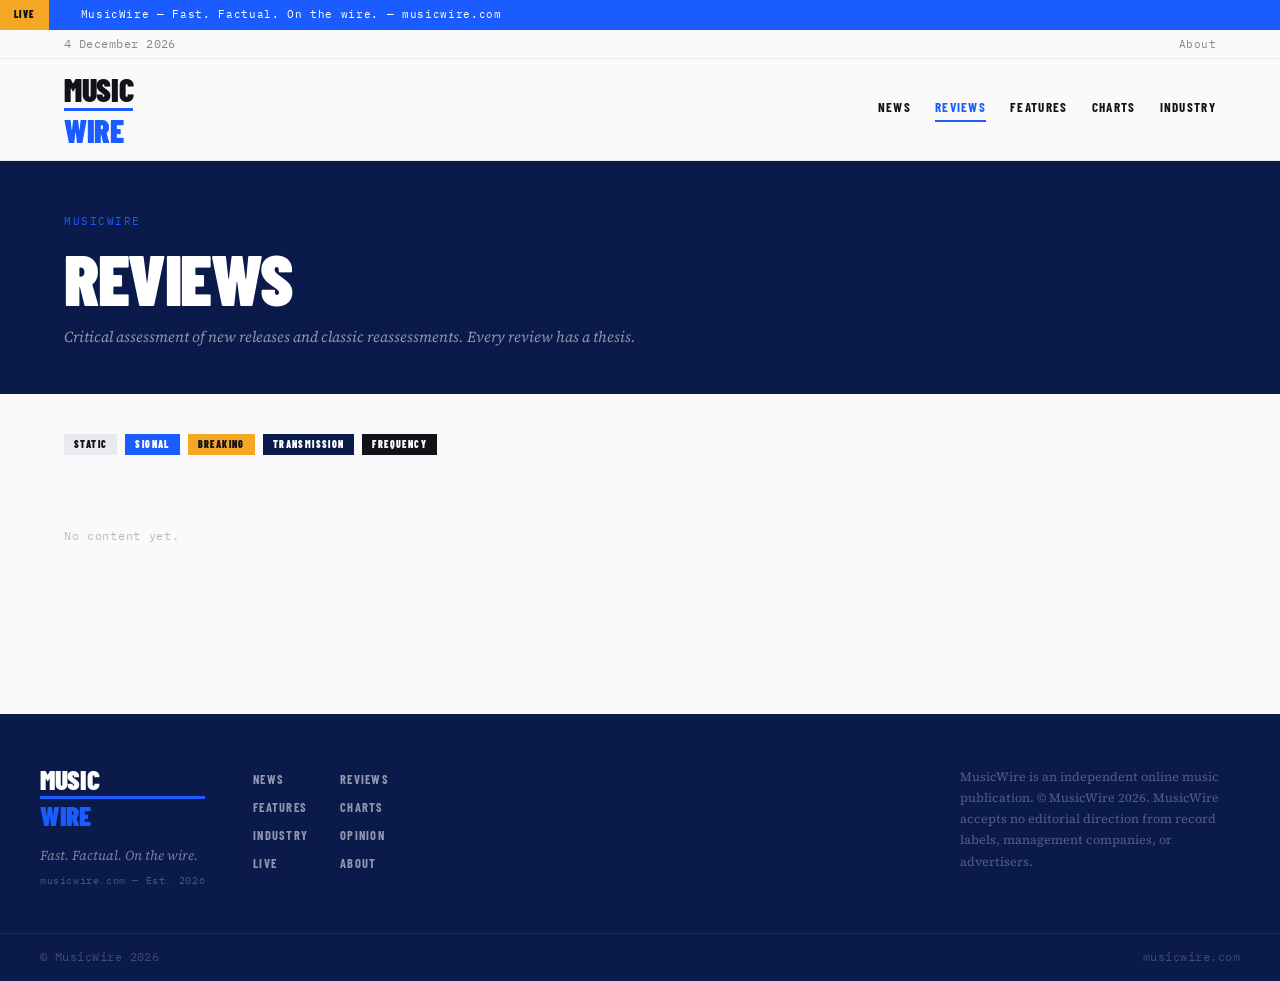
<file: site/sections/reviews.html>
<!DOCTYPE html>
<html lang="en">
<head>
  <meta charset="UTF-8">
  <meta name="viewport" content="width=device-width, initial-scale=1.0">
  <title>Reviews &mdash; MusicWire</title>
  <meta name="description" content="Critical album reviews rated on the Wire Scale: Static / Signal / Breaking / Transmission / Frequency.">
  <link rel="preconnect" href="https://fonts.googleapis.com">
  <link rel="preconnect" href="https://fonts.gstatic.com" crossorigin>
  <link href="https://fonts.googleapis.com/css2?family=Barlow+Condensed:wght@700;900&family=Source+Serif+4:ital,wght@0,400;0,600;0,700;1,400;1,600&family=IBM+Plex+Mono:wght@400;500&display=swap" rel="stylesheet">
  <link rel="stylesheet" href="../assets/css/style.css">
  <style>
    .wire-scale-key { display:flex; gap:8px; flex-wrap:wrap; margin-bottom:32px; }
    .wire-scale-key .wire-rating { cursor:default; font-size:0.62rem; padding:3px 10px; }
  </style>
</head>
<body>
  <div class="breaking-ticker">
    <span class="ticker-label">LIVE</span>
    <div class="ticker-track">MusicWire &mdash; Fast. Factual. On the wire. &mdash; musicwire.com</div>
  </div>
  <header class="site-header">
    <div class="header-top"><div class="container header-top-inner">
      <span class="mono" id="hdr-date"></span>
      <nav class="header-utility"><a href="about.html">About</a></nav>
    </div></div>
    <div class="header-main"><div class="container header-main-inner">
      <a href="../index.html" class="site-wordmark" aria-label="MusicWire">
        <span class="wm-music">MUSIC</span><span class="wm-rule"></span><span class="wm-wire">WIRE</span>
      </a>
      <nav class="site-nav">
        <a href="news.html">News</a>
        <a href="reviews.html" style="color:var(--signal);border-color:var(--signal)">Reviews</a>
        <a href="features.html">Features</a>
        <a href="charts.html">Charts</a>
        <a href="industry.html">Industry</a>
      </nav>
    </div></div>
  </header>
  <div class="section-page-header">
    <div class="container">
      <span class="section-page-label">MusicWire</span>
      <h1 class="section-page-title">REVIEWS</h1>
      <p class="section-page-sub">Critical assessment of new releases and classic reassessments. Every review has a thesis.</p>
    </div>
  </div>
  <main>
    <div class="container">
      <div class="wire-scale-key">
        <div class="wire-rating static">STATIC</div>
        <div class="wire-rating signal">SIGNAL</div>
        <div class="wire-rating breaking">BREAKING</div>
        <div class="wire-rating transmission">TRANSMISSION</div>
        <div class="wire-rating frequency">FREQUENCY</div>
      </div>
      <div id="section-container" class="cards-grid"><div class="loading-mono" style="grid-column:span 3">Loading&hellip;</div></div>
    </div>
  </main>
  <footer class="site-footer">
    <div class="container footer-inner">
      <div class="footer-brand">
        <div class="footer-wm"><span class="wm-music">MUSIC</span><span class="wm-rule"></span><span class="wm-wire">WIRE</span></div>
        <p class="footer-tag">Fast. Factual. On the wire.</p>
        <p class="mono ftr-domain">musicwire.com &mdash; Est. 2026</p>
      </div>
      <nav class="footer-nav">
        <a href="news.html">News</a><a href="reviews.html">Reviews</a>
        <a href="features.html">Features</a><a href="charts.html">Charts</a>
        <a href="industry.html">Industry</a><a href="opinion.html">Opinion</a>
        <a href="live.html">Live</a><a href="about.html">About</a>
      </nav>
      <p class="footer-stmt">MusicWire is an independent online music publication. &copy; MusicWire 2026. MusicWire accepts no editorial direction from record labels, management companies, or advertisers.</p>
    </div>
    <div class="footer-bottom"><div class="container ftr-btm">
      <span class="mono">&copy; MusicWire 2026</span><span class="mono">musicwire.com</span>
    </div></div>
  </footer>
  <script src="../assets/js/main.js"></script>
</body>
</html>
</file>
<file: site/assets/css/style.css>
/* MusicWire -- Signal & Ink Design System */
/* Colors: WIRE #111318 | SIGNAL #1A5CFF | BREAK #F5A623 | STATIC #FAFAFA | STEEL #E8EAF0 | DEEP #0A1A4A */

:root {
  --wire:   #111318;
  --signal: #1A5CFF;
  --break:  #F5A623;
  --static: #FAFAFA;
  --steel:  #E8EAF0;
  --deep:   #0A1A4A;
  --font-display: 'Barlow Condensed', sans-serif;
  --font-body:    'Source Serif 4', serif;
  --font-mono:    'IBM Plex Mono', monospace;
}

*,*::before,*::after { box-sizing: border-box; margin: 0; padding: 0; }
html { font-size: 16px; scroll-behavior: smooth; }
body {
  background: var(--static);
  color: var(--wire);
  font-family: var(--font-body);
  line-height: 1.6;
  -webkit-font-smoothing: antialiased;
}
a { color: var(--signal); text-decoration: none; }
a:hover { text-decoration: underline; }
img { max-width: 100%; display: block; }

/* -- Layout -- */
.container { max-width: 1200px; margin: 0 auto; padding: 0 24px; }
.mono { font-family: var(--font-mono); font-size: 0.72rem; letter-spacing: 0.04em; }

/* -- Breaking Ticker -- */
.breaking-ticker {
  background: var(--signal);
  color: #fff;
  display: flex;
  align-items: center;
  height: 30px;
  overflow: hidden;
  font-family: var(--font-mono);
  font-size: 0.68rem;
  letter-spacing: 0.06em;
  position: relative;
}
.ticker-label {
  background: var(--break);
  color: var(--wire);
  font-family: var(--font-display);
  font-weight: 900;
  font-size: 0.62rem;
  letter-spacing: 0.14em;
  padding: 0 14px;
  height: 100%;
  display: flex;
  align-items: center;
  white-space: nowrap;
  flex-shrink: 0;
}
.ticker-track {
  padding: 0 32px;
  white-space: nowrap;
  animation: ticker 40s linear infinite;
}
@keyframes ticker {
  0%   { transform: translateX(60vw); }
  100% { transform: translateX(-100%); }
}

/* -- Site Header -- */
.site-header {
  background: var(--static);
  border-bottom: 1px solid var(--steel);
  position: sticky;
  top: 0;
  z-index: 100;
  box-shadow: 0 1px 4px rgba(0,0,0,0.06);
}
.header-top {
  border-bottom: 1px solid var(--steel);
  padding: 5px 0;
}
.header-top-inner {
  display: flex;
  justify-content: space-between;
  align-items: center;
  font-family: var(--font-mono);
  font-size: 0.68rem;
  color: #888;
  letter-spacing: 0.04em;
}
.header-utility a {
  color: #888;
  font-family: var(--font-mono);
  font-size: 0.68rem;
  letter-spacing: 0.04em;
}
.header-utility a:hover { color: var(--signal); text-decoration: none; }
.header-main { padding: 14px 0; }
.header-main-inner {
  display: flex;
  align-items: center;
  justify-content: space-between;
  gap: 40px;
}

/* -- Wordmark -- */
.site-wordmark { display: flex; flex-direction: column; text-decoration: none; line-height: 1; flex-shrink: 0; }
.wm-music, .wordmark-music, .footer-wm .wm-music {
  font-family: var(--font-display);
  font-weight: 900;
  font-size: 2rem;
  color: var(--wire);
  letter-spacing: -0.01em;
  display: block;
  line-height: 1;
}
.wm-rule, .wordmark-rule, .footer-wm .wm-rule {
  display: block;
  height: 3px;
  background: var(--signal);
  width: 100%;
  margin: 3px 0;
}
.wm-wire, .wordmark-wire, .footer-wm .wm-wire {
  font-family: var(--font-display);
  font-weight: 900;
  font-size: 2rem;
  color: var(--signal);
  letter-spacing: -0.01em;
  display: block;
  line-height: 1;
}

/* -- Site Nav -- */
.site-nav { display: flex; gap: 24px; align-items: center; }
.site-nav a {
  font-family: var(--font-display);
  font-weight: 700;
  font-size: 0.82rem;
  letter-spacing: 0.1em;
  text-transform: uppercase;
  color: var(--wire);
  text-decoration: none;
  padding-bottom: 2px;
  border-bottom: 2px solid transparent;
  transition: color 0.15s, border-color 0.15s;
}
.site-nav a:hover { color: var(--signal); border-color: var(--signal); }

/* -- Breaking Banner -- */
.breaking-banner {
  background: var(--break);
  padding: 10px 0;
  display: none;
}
.breaking-banner-inner { display: flex; align-items: center; gap: 14px; }
.break-tag {
  font-family: var(--font-display);
  font-weight: 900;
  font-size: 0.7rem;
  letter-spacing: 0.14em;
  background: var(--wire);
  color: var(--break);
  padding: 3px 10px;
  flex-shrink: 0;
}
.break-text {
  font-family: var(--font-display);
  font-weight: 700;
  font-size: 1rem;
  color: var(--wire);
}

/* -- Wire Divider -- */
.wire-divider {
  height: 1px;
  background: var(--steel);
  margin: 40px 0;
  position: relative;
}
.wire-divider::before {
  content: '';
  position: absolute;
  left: 0; top: -1px;
  width: 56px; height: 3px;
  background: var(--signal);
}

/* -- Section Header Row -- */
.section-header-row {
  display: flex;
  align-items: baseline;
  justify-content: space-between;
  margin-bottom: 24px;
  padding-bottom: 10px;
  border-bottom: 2px solid var(--wire);
}
.section-label {
  font-family: var(--font-display);
  font-weight: 900;
  font-size: 1rem;
  letter-spacing: 0.12em;
  text-transform: uppercase;
  color: var(--wire);
}
.section-all-link {
  font-family: var(--font-mono);
  font-size: 0.68rem;
  color: var(--signal);
  letter-spacing: 0.06em;
}

/* -- Lead Story -- */
.lead-story {
  display: grid;
  grid-template-columns: 1fr 1fr;
  gap: 48px;
  padding: 40px 0;
  align-items: center;
}
.lead-image-wrap {
  aspect-ratio: 16/10;
  overflow: hidden;
  background: var(--deep);
}
.lead-image-wrap img { width: 100%; height: 100%; object-fit: cover; }
.section-tag {
  font-family: var(--font-mono);
  font-size: 0.68rem;
  letter-spacing: 0.14em;
  color: var(--signal);
  text-transform: uppercase;
  display: block;
  margin-bottom: 14px;
}
.lead-headline {
  font-family: var(--font-display);
  font-weight: 900;
  font-size: 2.6rem;
  line-height: 1.05;
  color: var(--wire);
  margin-bottom: 16px;
  letter-spacing: -0.01em;
}
.lead-headline a { color: inherit; text-decoration: none; }
.lead-headline a:hover { color: var(--signal); }
.lead-deck {
  font-size: 1.05rem;
  color: #444;
  line-height: 1.65;
  margin-bottom: 20px;
}
.lead-meta {
  display: flex;
  align-items: center;
  gap: 20px;
  font-family: var(--font-mono);
  font-size: 0.7rem;
  color: #888;
  letter-spacing: 0.04em;
}
.read-link {
  font-family: var(--font-mono);
  font-size: 0.7rem;
  color: var(--signal);
  letter-spacing: 0.06em;
}

/* -- News List -- */
.news-list { display: flex; flex-direction: column; }
.news-item {
  display: grid;
  grid-template-columns: 100px 1fr;
  gap: 20px;
  padding: 18px 0;
  border-bottom: 1px solid var(--steel);
  align-items: start;
}
.news-item:first-child { border-top: 1px solid var(--steel); }
.news-item-image {
  aspect-ratio: 1;
  background: var(--deep);
  overflow: hidden;
  flex-shrink: 0;
}
.news-item-image img { width: 100%; height: 100%; object-fit: cover; }
.news-item-tag {
  font-family: var(--font-mono);
  font-size: 0.63rem;
  letter-spacing: 0.12em;
  color: var(--signal);
  text-transform: uppercase;
  display: block;
  margin-bottom: 6px;
}
.news-item-headline {
  font-family: var(--font-display);
  font-weight: 700;
  font-size: 1.1rem;
  color: var(--wire);
  line-height: 1.2;
  margin-bottom: 8px;
}
.news-item-headline a { color: inherit; text-decoration: none; }
.news-item-headline a:hover { color: var(--signal); }
.news-item-meta { font-family: var(--font-mono); font-size: 0.63rem; color: #999; letter-spacing: 0.04em; }

/* -- Cards Grid -- */
.cards-grid {
  display: grid;
  grid-template-columns: repeat(3, 1fr);
  gap: 24px;
}
.card {
  display: flex;
  flex-direction: column;
  border: 1px solid var(--steel);
  background: #fff;
  overflow: hidden;
  transition: box-shadow 0.15s;
}
.card:hover { box-shadow: 0 4px 16px rgba(26,92,255,0.12); }
.card-image {
  aspect-ratio: 16/10;
  background: var(--deep);
  overflow: hidden;
}
.card-image img { width: 100%; height: 100%; object-fit: cover; transition: transform 0.3s; }
.card:hover .card-image img { transform: scale(1.03); }
.card-body { padding: 16px; flex: 1; display: flex; flex-direction: column; }
.card-tag {
  font-family: var(--font-mono);
  font-size: 0.63rem;
  letter-spacing: 0.12em;
  color: var(--signal);
  text-transform: uppercase;
  margin-bottom: 8px;
}
.card-rating {
  display: inline-block;
  font-family: var(--font-display);
  font-weight: 900;
  font-size: 0.65rem;
  letter-spacing: 0.12em;
  background: var(--signal);
  color: #fff;
  padding: 2px 8px;
  margin-bottom: 8px;
}
.card-headline {
  font-family: var(--font-display);
  font-weight: 700;
  font-size: 1.15rem;
  line-height: 1.2;
  color: var(--wire);
  margin-bottom: 8px;
  flex: 1;
}
.card-headline a { color: inherit; text-decoration: none; }
.card-headline a:hover { color: var(--signal); }
.card-deck { font-size: 0.82rem; color: #555; line-height: 1.5; margin-bottom: 12px; }
.card-meta { font-family: var(--font-mono); font-size: 0.63rem; color: #999; letter-spacing: 0.04em; margin-top: auto; }

/* -- Wire Scale Ratings -- */
.wire-rating {
  display: inline-block;
  font-family: var(--font-display);
  font-weight: 900;
  font-size: 0.72rem;
  letter-spacing: 0.14em;
  padding: 4px 12px;
  text-transform: uppercase;
  margin-bottom: 12px;
}
.wire-rating.static      { background: var(--steel); color: var(--wire); }
.wire-rating.signal      { background: var(--signal); color: #fff; }
.wire-rating.breaking    { background: var(--break); color: var(--wire); }
.wire-rating.transmission { background: var(--deep); color: #fff; }
.wire-rating.frequency   { background: var(--wire); color: var(--static); }

/* -- Section Page Header -- */
.section-page-header {
  background: var(--deep);
  color: #fff;
  padding: 52px 0 44px;
  margin-bottom: 40px;
}
.section-page-label {
  font-family: var(--font-mono);
  font-size: 0.68rem;
  letter-spacing: 0.14em;
  color: var(--signal);
  text-transform: uppercase;
  display: block;
  margin-bottom: 12px;
}
.section-page-title {
  font-family: var(--font-display);
  font-weight: 900;
  font-size: 4.5rem;
  color: #fff;
  line-height: 0.95;
  letter-spacing: -0.02em;
}
.section-page-sub {
  font-size: 0.95rem;
  color: rgba(255,255,255,0.55);
  margin-top: 14px;
  font-style: italic;
}

/* -- Article Page -- */
.article-hero {
  width: 100%;
  max-height: 520px;
  overflow: hidden;
  background: var(--deep);
}
.article-hero--empty { height: 60px; }
.article-hero img { width: 100%; height: 100%; object-fit: cover; display: block; }
.hero-caption {
  font-family: var(--font-mono);
  font-size: 0.63rem;
  color: #999;
  letter-spacing: 0.04em;
  padding: 6px 24px;
  background: var(--steel);
  margin-bottom: 0;
}
.article-container {
  max-width: 740px;
  margin: 0 auto;
  padding: 40px 24px 80px;
}
.article-eyebrow {
  font-family: var(--font-mono);
  font-size: 0.68rem;
  letter-spacing: 0.14em;
  color: var(--signal);
  text-transform: uppercase;
  margin-bottom: 16px;
  display: block;
}
.article-title {
  font-family: var(--font-display);
  font-weight: 900;
  font-size: 2.8rem;
  line-height: 1.04;
  color: var(--wire);
  margin-bottom: 20px;
  letter-spacing: -0.01em;
}
.article-deck {
  font-size: 1.15rem;
  line-height: 1.6;
  color: #333;
  font-style: italic;
  margin-bottom: 20px;
  padding-bottom: 20px;
  border-bottom: 3px solid var(--signal);
}
.article-meta {
  font-family: var(--font-mono);
  font-size: 0.68rem;
  color: #888;
  letter-spacing: 0.04em;
  margin-bottom: 40px;
}
.article-body {
  font-size: 1rem;
  line-height: 1.8;
  color: var(--wire);
}
.article-body p { margin-bottom: 1.5em; }
.article-body h2 {
  font-family: var(--font-display);
  font-weight: 900;
  font-size: 1.6rem;
  margin: 2.2em 0 0.7em;
  letter-spacing: -0.01em;
}
.article-body h3 {
  font-family: var(--font-display);
  font-weight: 700;
  font-size: 1.2rem;
  margin: 1.5em 0 0.5em;
}
.article-body em { font-style: italic; }
.article-body strong { font-weight: 700; }
.article-inline {
  margin: 2.5em 0;
}
.article-inline img { width: 100%; }
.inline-caption {
  font-family: var(--font-mono);
  font-size: 0.63rem;
  color: #999;
  padding-top: 6px;
  letter-spacing: 0.04em;
}

/* -- Loading -- */
.loading-mono {
  font-family: var(--font-mono);
  font-size: 0.72rem;
  color: #bbb;
  letter-spacing: 0.06em;
  padding: 28px 0;
}

/* -- Main padding -- */
main { padding: 0 0 60px; }

/* -- Footer -- */
.site-footer {
  background: var(--deep);
  color: rgba(255,255,255,0.65);
  margin-top: 80px;
}
.footer-inner {
  display: grid;
  grid-template-columns: auto 1fr auto;
  gap: 48px;
  padding: 52px 0 44px;
  align-items: start;
}
.footer-brand {}
.footer-wm {
  display: flex;
  flex-direction: column;
  margin-bottom: 16px;
}
.footer-wm .wm-music { font-size: 1.7rem; color: #fff; }
.footer-wm .wm-wire  { font-size: 1.7rem; color: var(--signal); }
.footer-tag { font-style: italic; font-size: 0.85rem; color: rgba(255,255,255,0.45); margin-bottom: 6px; }
.ftr-domain { font-family: var(--font-mono); font-size: 0.63rem; color: rgba(255,255,255,0.25); letter-spacing: 0.06em; }
.footer-nav {
  display: grid;
  grid-template-columns: repeat(2, max-content);
  gap: 8px 32px;
  align-content: start;
  padding-top: 4px;
}
.footer-nav a {
  font-family: var(--font-display);
  font-weight: 700;
  font-size: 0.78rem;
  letter-spacing: 0.1em;
  text-transform: uppercase;
  color: rgba(255,255,255,0.55);
  text-decoration: none;
}
.footer-nav a:hover { color: var(--signal); }
.footer-stmt {
  font-size: 0.78rem;
  line-height: 1.7;
  color: rgba(255,255,255,0.3);
  max-width: 280px;
}
.footer-bottom { border-top: 1px solid rgba(255,255,255,0.08); }
.ftr-btm {
  display: flex;
  justify-content: space-between;
  padding: 14px 0;
  font-family: var(--font-mono);
  font-size: 0.63rem;
  color: rgba(255,255,255,0.22);
  letter-spacing: 0.06em;
}

/* -- Responsive -- */
@media (max-width: 960px) {
  .lead-story { grid-template-columns: 1fr; gap: 24px; }
  .cards-grid { grid-template-columns: repeat(2, 1fr); }
  .footer-inner { grid-template-columns: 1fr; gap: 32px; }
  .footer-stmt { max-width: 100%; }
}
@media (max-width: 640px) {
  .wm-music, .wm-wire { font-size: 1.5rem; }
  .lead-headline { font-size: 1.9rem; }
  .site-nav { gap: 14px; }
  .site-nav a { font-size: 0.75rem; }
  .cards-grid { grid-template-columns: 1fr; }
  .news-item { grid-template-columns: 80px 1fr; }
  .article-title { font-size: 2rem; }
  .section-page-title { font-size: 3rem; }
}
</file>
